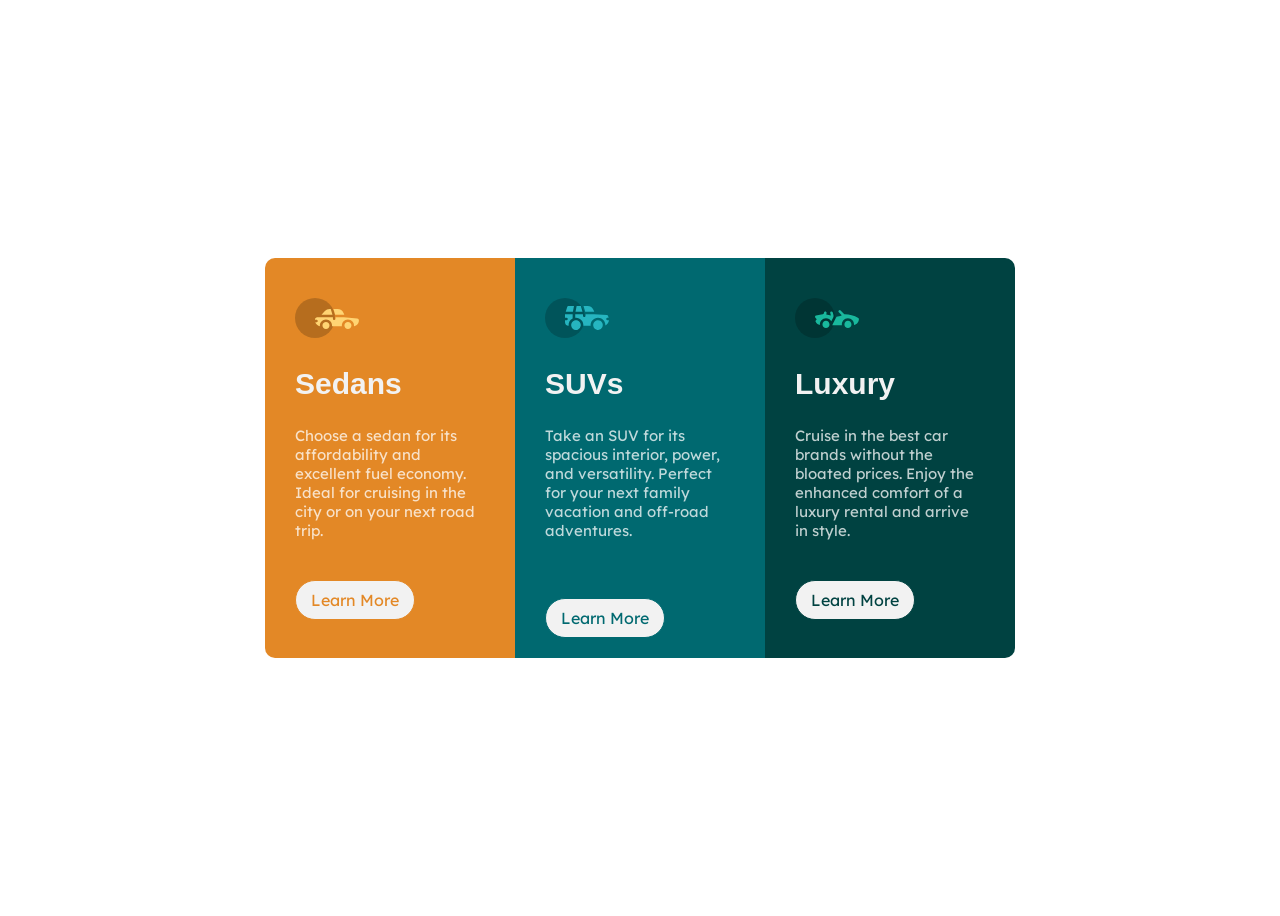
<file: index.html>
<!DOCTYPE html>
<html lang="en">
  <head>
    <meta charset="UTF-8" />
    <meta name="viewport" content="width=device-width, initial-scale=1.0" />
    <title>Document</title>
    <link rel="stylesheet" href="style.css" />
  </head>
  <body>
    <div class="parent">
      <div class="container">
        <div class="left">
          <img src="/practice 3-column/images/icon-sedans.svg" alt="" />
          <h2>Sedans</h2>
          <p>
            Choose a sedan for its affordability and excellent fuel economy.
            Ideal for cruising in the city or on your next road trip.
          </p>
          <button>Learn More</button>
        </div>
        <div class="center">
          <img src="/practice 3-column/images/icon-suvs.svg" alt="" />
          <h2>SUVs</h2>
          <p>
            Take an SUV for its spacious interior, power, and versatility.
            Perfect for your next family vacation and off-road adventures.
          </p>
          <button>Learn More</button>
        </div>
        <div class="right">
          <img src="/practice 3-column/images/icon-luxury.svg" alt="" />
          <h2>Luxury</h2>
          <p>
            Cruise in the best car brands without the bloated prices. Enjoy the
            enhanced comfort of a luxury rental and arrive in style.
          </p>
          <button>Learn More</button>
        </div>
      </div>
    </div>
  </body>
</html>
</file>
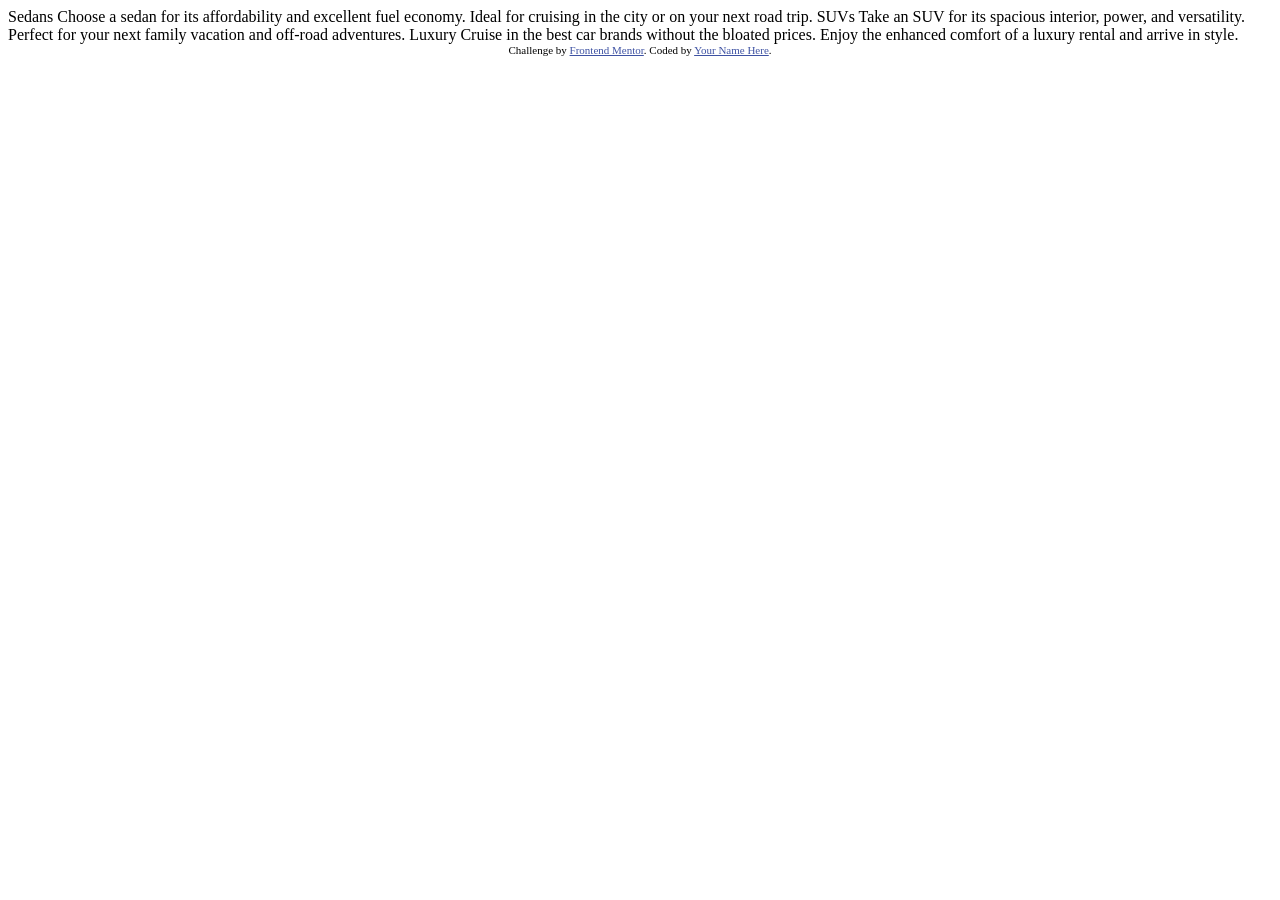
<file: 3-column-preview-card-component-main/index.html>
<!DOCTYPE html>
<html lang="en">
<head>
  <meta charset="UTF-8">
  <meta name="viewport" content="width=device-width, initial-scale=1.0"> <!-- displays site properly based on user's device -->

  <link rel="icon" type="image/png" sizes="32x32" href="./images/favicon-32x32.png">
  
  <title>Frontend Mentor | 3-column preview card component</title>

  <!-- Feel free to remove these styles or customise in your own stylesheet 👍 -->
  <style>
    .attribution { font-size: 11px; text-align: center; }
    .attribution a { color: hsl(228, 45%, 44%); }
  </style>
</head>
<body>
  
  Sedans
  Choose a sedan for its affordability and excellent fuel economy. Ideal for cruising in the city 
  or on your next road trip.

  SUVs
  Take an SUV for its spacious interior, power, and versatility. Perfect for your next family vacation 
  and off-road adventures.

  Luxury
  Cruise in the best car brands without the bloated prices. Enjoy the enhanced comfort of a luxury 
  rental and arrive in style.
  
  <div class="attribution">
    Challenge by <a href="https://www.frontendmentor.io?ref=challenge" target="_blank">Frontend Mentor</a>. 
    Coded by <a href="#">Your Name Here</a>.
  </div>
</body>
</html>
</file>
<file: style.css>
@import url("https://fonts.googleapis.com/css2?family=Figtree:ital,wght@0,300..900;1,300..900&family=Lexend+Deca:wght@100..900&display=swap");

* {
  box-sizing: border-box;
}
.parent {
  display: flex;
  justify-content: center;
  align-items: center;
  height: 100vh;
  font-family: "Lexend Deca", sans-serif;
  padding: 20px;
}

.container {
  display: flex;
  justify-content: center;
  align-items: center;
  height: 100vh;
  flex-wrap: wrap;
}
.right,
.center,
.left {
  width: 250px;
  height: 400px;
}
.left {
  border-top-left-radius: 10px;
  border-bottom-left-radius: 10px;
  background-color: hsl(31, 77%, 52%);
}
img {
  margin-top: 40px;
  margin-left: 30px;
}
h2 {
  margin-left: 30px;
  margin-top: 25px;
  font-family: Big Shoulders, sans-serif;
  font-weight: 700;
  font-size: 30px;
  color: hsl(0, 0%, 95%);
}
p {
  margin-left: 30px;
  margin-right: 30px;
  margin-top: 25px;
  font-family: Lexend Deca, sans-serif;
  font-size: 15px;
  font-weight: 400;
  color: hsla(0, 0%, 100%, 0.75);
}
.center {
  background-color: hsl(184, 100%, 22%);
}
.right {
  border-top-right-radius: 10px;
  border-bottom-right-radius: 10px;
  background-color: hsl(179, 100%, 13%);
}
button {
  margin-left: 30px;
  width: 120px;
  height: 40px;
  display: flex;
  justify-content: center;
  align-items: center;
  border-radius: 25px;
  background-color: hsl(0, 0%, 95%);
  font-family: Lexend Deca, sans-serif;
  font-size: 16px;
  font-weight: 400;
  transition: width 2s, height 2s, ease-out 2s;
  transition-timing-function: ease-out;
}
.left button {
  color: hsl(31, 77%, 52%);
  margin-top: 40px;
  border: 0.3px solid hsl(31, 77%, 52%);
}
.center button {
  color: hsl(184, 100%, 22%);
  margin-top: 58px;
  border: 0.3px solid hsl(184, 100%, 22%);
}
.right button {
  color: hsl(179, 100%, 13%);
  margin-top: 40px;
  border: 0.3px solid hsl(179, 100%, 13%);
}
button:hover {
  cursor: pointer;
  width: 160px;
  height: 50px;
  font-size: 18px;
  border-radius: 50px;
  border: 0.3px solid hsl(0, 0%, 95%);
}
.left .button:hover {
  background-color: hsl(31, 77%, 52%);
  color: hsl(0, 0%, 95%);
}
.right .button:hover {
  background-color: hsl(179, 100%, 13%);
  color: hsl(0, 0%, 95%);
}
.center .button:hover {
  background-color: hsl(184, 100%, 22%);
  color: hsl(0, 0%, 95%);
}
@media screen and (max-width: 450px) {
  .left,
  .center,
  .right {
    border-radius: 10px;
  }
}
</file>
